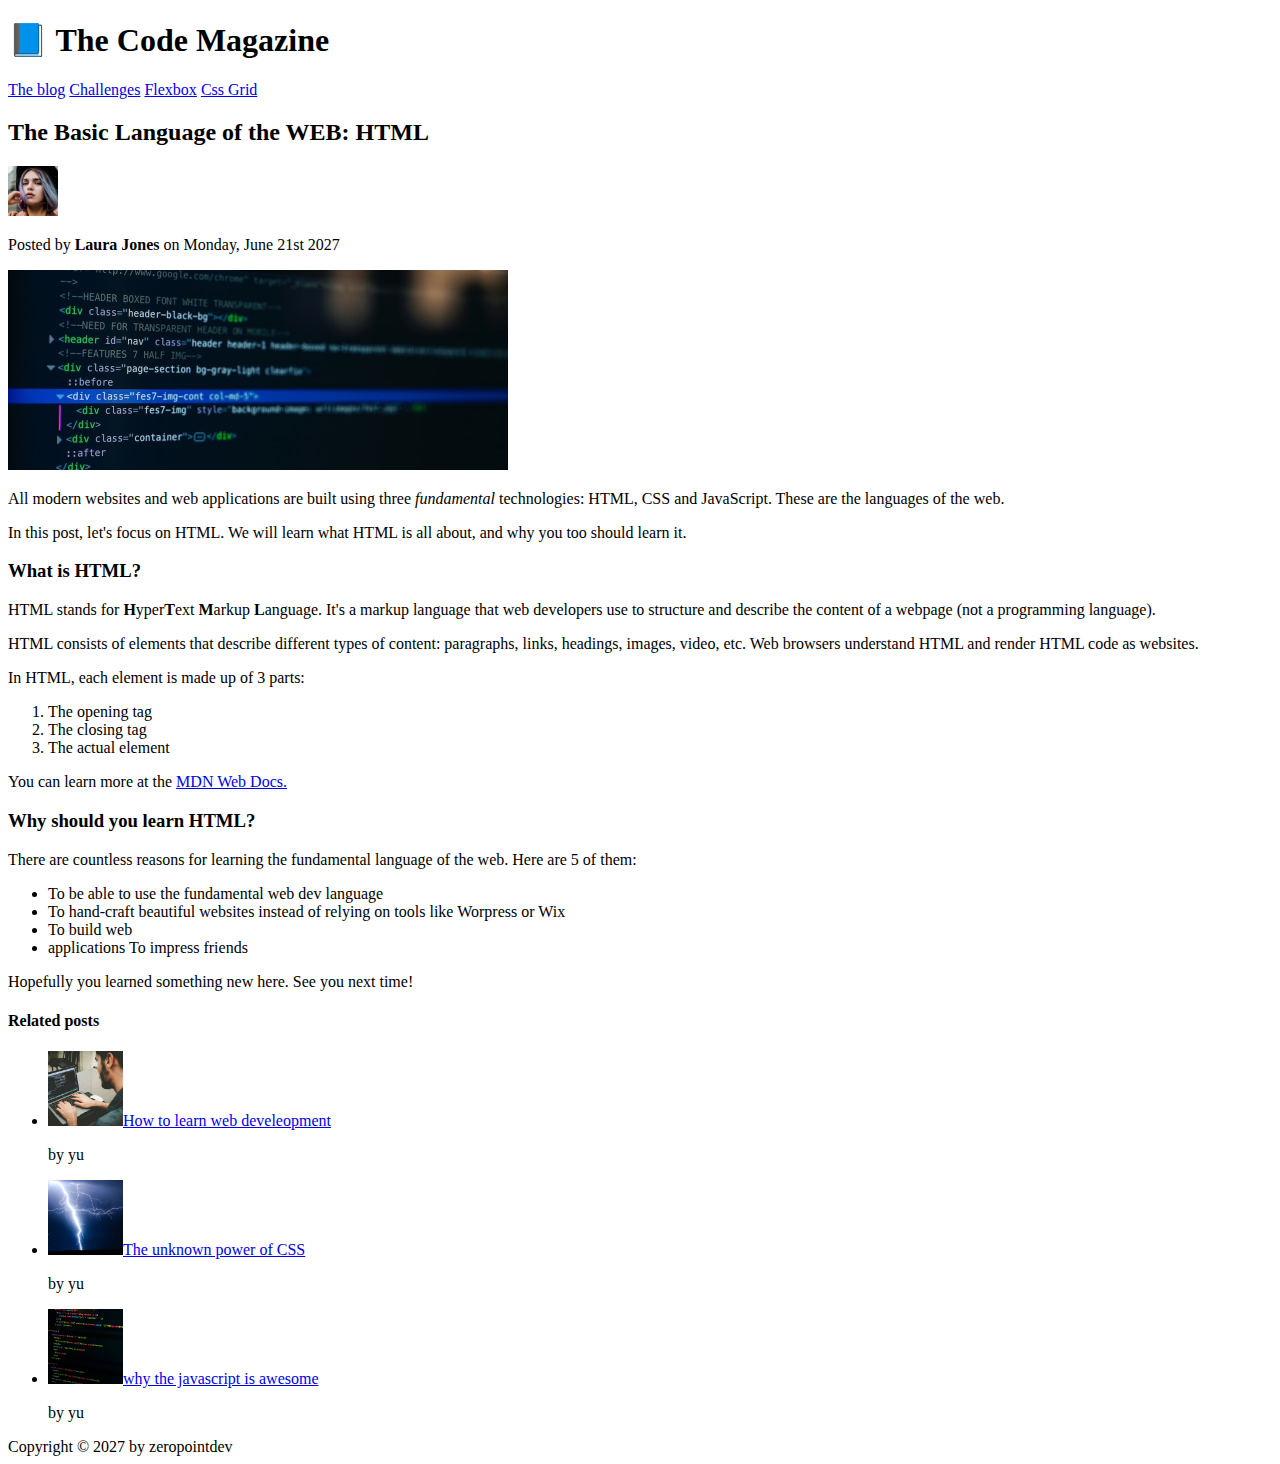
<file: 02-HTML-Fundamentals/index.html>
<!DOCTYPE html>
<html>
  <head>
    <meta charset="UTF-8" />
    <title>The basic language of the web : HTML</title>
  </head>
  <body>
    <!-- header, nav, article, aside, footer are HTML5 elements
    this are related to semantic HTML, it created what the element stands for 
    and also be more readable and help for SEO -->

    <header>
      <h1>📘 The Code Magazine</h1>
      <nav>
        <a href="./blog.html">The blog</a>
        <a href="#">Challenges</a>
        <a href="#">Flexbox</a>
        <a href="#">Css Grid</a>
      </nav>
    </header>
    <article>
      <header>
        <h2>The Basic Language of the WEB: HTML</h2>
        <img src="./images/laura-jones.jpg" width="50" height="50" />
        <p>Posted by <strong>Laura Jones</strong> on Monday, June 21st 2027</p>
        <img src="./images/post-img.jpg" width="500" height="200" />
      </header>
      <p>
        All modern websites and web applications are built using three
        <em>fundamental</em> technologies: HTML, CSS and JavaScript. These are
        the languages of the web.
      </p>

      <p>
        In this post, let's focus on HTML. We will learn what HTML is all about,
        and why you too should learn it.
      </p>

      <h3>What is HTML?</h3>
      <p>
        HTML stands for <strong>H</strong>yper<strong>T</strong>ext
        <strong>M</strong>arkup <strong>L</strong>anguage. It's a markup
        language that web developers use to structure and describe the content
        of a webpage (not a programming language).
      </p>

      <p>
        HTML consists of elements that describe different types of content:
        paragraphs, links, headings, images, video, etc. Web browsers understand
        HTML and render HTML code as websites.
      </p>

      <p>In HTML, each element is made up of 3 parts:</p>
      <ol>
        <li>The opening tag</li>
        <li>The closing tag</li>
        <li>The actual element</li>
      </ol>
      <p>
        You can learn more at the
        <a href="https://developer.mozilla.org/fr/docs/Web/HTML" target="_blank"
          >MDN Web Docs.</a
        >
      </p>

      <h3>Why should you learn HTML?</h3>
      <p>
        There are countless reasons for learning the fundamental language of the
        web. Here are 5 of them:
      </p>
      <ul>
        <li>To be able to use the fundamental web dev language</li>
        <li>
          To hand-craft beautiful websites instead of relying on tools like
          Worpress or Wix
        </li>
        <li>To build web</li>
        <li>applications To impress friends</li>
      </ul>

      <p>Hopefully you learned something new here. See you next time!</p>
    </article>

    <aside>
      <h4>Related posts</h4>
      <ul>
        <li>
          <img src="./images/related-1.jpg" height="75" width="75" /><a href="#"
            >How to learn web develeopment
          </a>
          <p>by yu</p>
        </li>
        <li>
          <img src="./images/related-2.jpg" height="75" width="75" /><a href="#"
            >The unknown power of CSS
          </a>
          <p>by yu</p>
        </li>
        <li>
          <img src="./images/related-3.jpg" height="75" width="75" /><a href="#"
            >why the javascript is awesome
          </a>
          <p>by yu</p>
        </li>
      </ul>
    </aside>
    <footer>Copyright &copy; 2027 by zeropointdev</footer>
  </body>
</html>
</file>
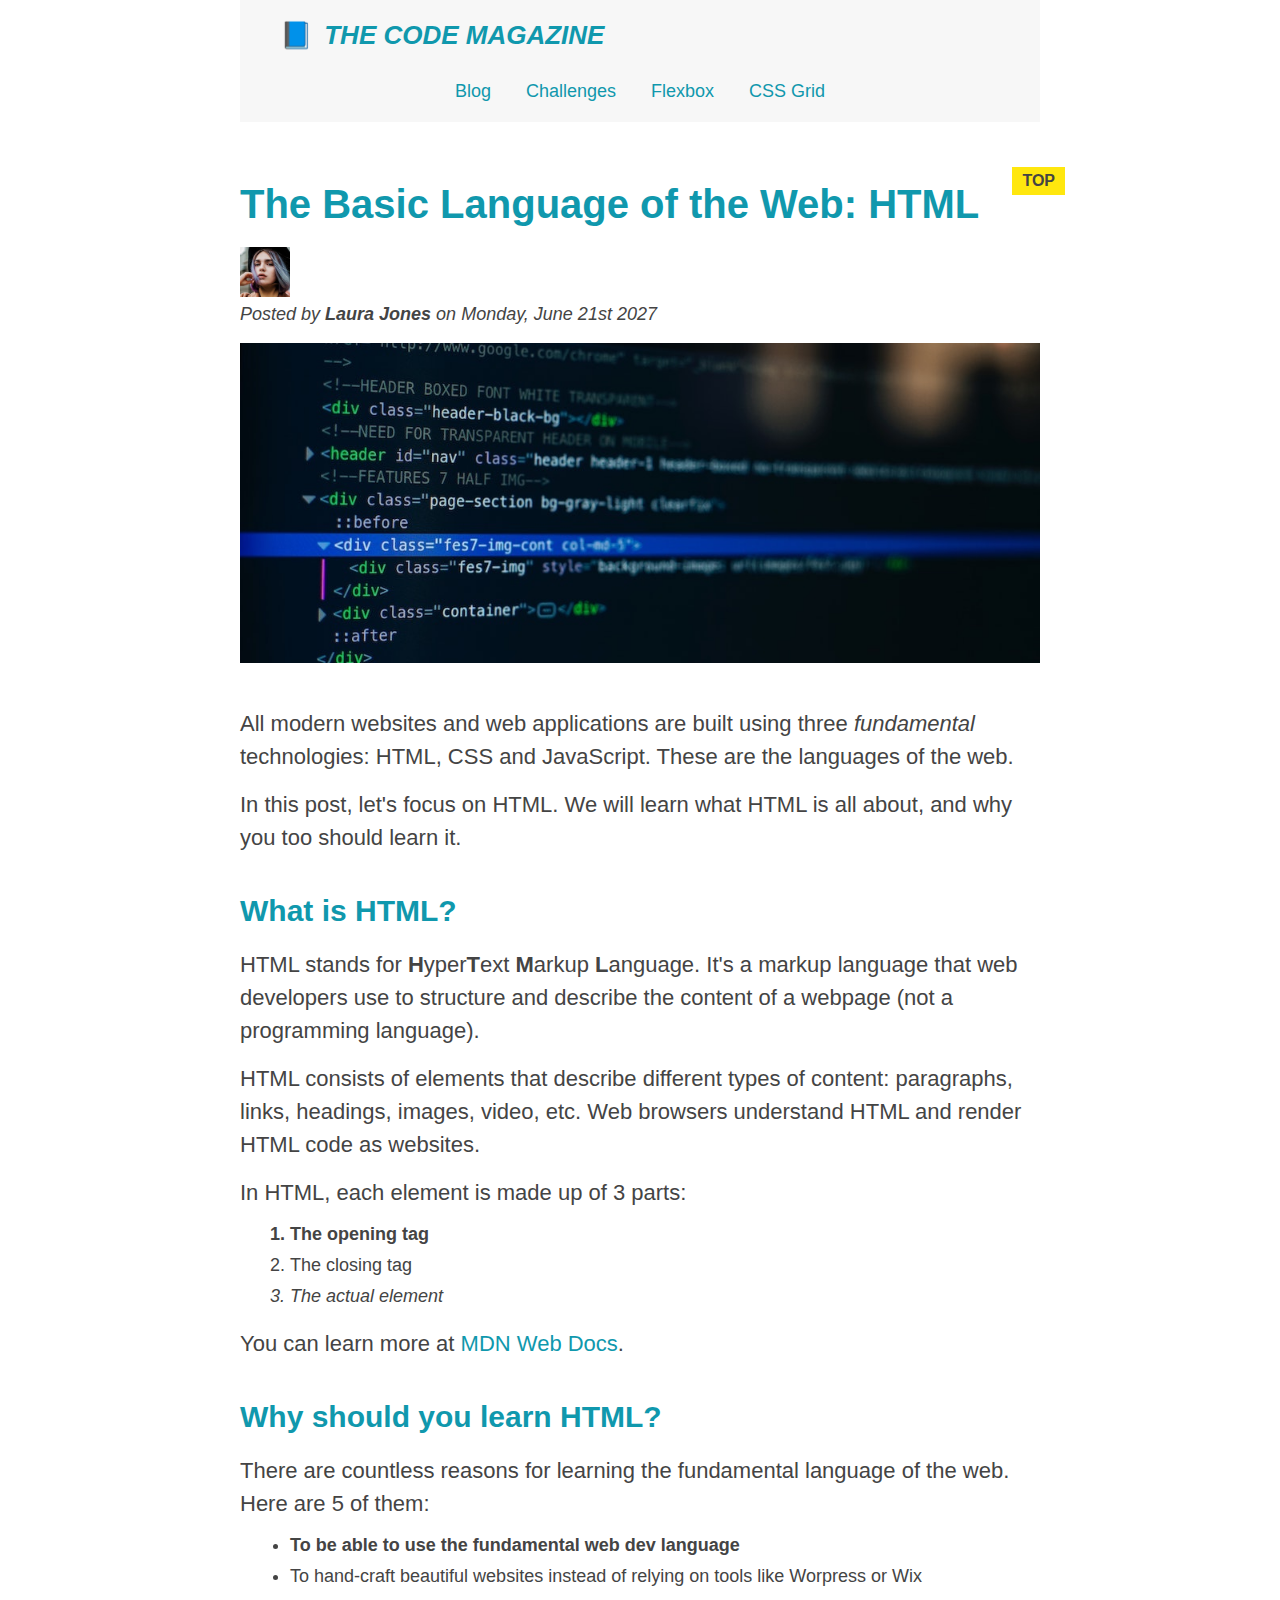
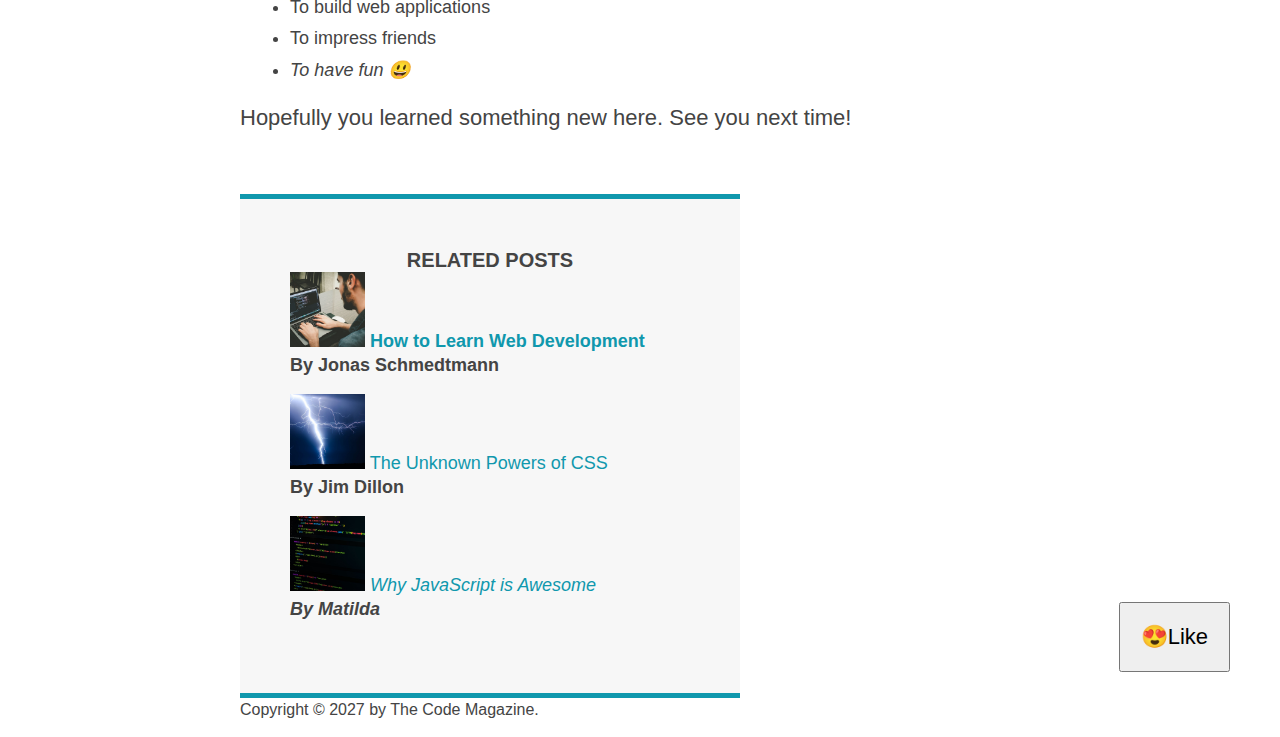
<file: 03-CSS-Fundamentals/index.html>
<!DOCTYPE html>
<html lang="en">
  <head>
    <meta charset="UTF-8" />
    <title>The Basic Language of the Web: HTML</title>
    <link rel="stylesheet" href="./style.css" />
  </head>

  <body>
    <div class="container">
      <header class="main-header">
        <h1>📘 The Code Magazine</h1>

        <nav>
          <a href="blog.html">Blog</a>
          <a href="#">Challenges</a>
          <a href="#">Flexbox</a>
          <a href="#">CSS Grid</a>
        </nav>
      </header>

      <article>
        <header class="post-header">
          <h2>The Basic Language of the Web: HTML</h2>

          <img
            src="img/laura-jones.jpg"
            alt="Headshot of Laura Jones"
            height="50"
            width="50"
          />

          <p id="author">
            Posted by <strong>Laura Jones</strong> on Monday, June 21st 2027
          </p>

          <img
            src="img/post-img.jpg"
            alt="HTML code on a screen"
            width="500"
            height="200"
            class="post-image"
          />
          <button class="like-button">😍Like</button>
        </header>

        <p>
          All modern websites and web applications are built using three
          <em>fundamental</em>
          technologies: HTML, CSS and JavaScript. These are the languages of the
          web.
        </p>

        <p>
          In this post, let's focus on HTML. We will learn what HTML is all
          about, and why you too should learn it.
        </p>

        <h3>What is HTML?</h3>
        <p>
          HTML stands for <strong>H</strong>yper<strong>T</strong>ext
          <strong>M</strong>arkup <strong>L</strong>anguage. It's a markup
          language that web developers use to structure and describe the content
          of a webpage (not a programming language).
        </p>
        <p>
          HTML consists of elements that describe different types of content:
          paragraphs, links, headings, images, video, etc. Web browsers
          understand HTML and render HTML code as websites.
        </p>
        <p>In HTML, each element is made up of 3 parts:</p>

        <ol>
          <li>The opening tag</li>
          <li>The closing tag</li>
          <li>The actual element</li>
        </ol>

        <p>
          You can learn more at
          <a
            href="https://developer.mozilla.org/en-US/docs/Web/HTML"
            target="_blank"
            >MDN Web Docs</a
          >.
        </p>

        <h3>Why should you learn HTML?</h3>

        <p>
          There are countless reasons for learning the fundamental language of
          the web. Here are 5 of them:
        </p>

        <ul>
          <li>To be able to use the fundamental web dev language</li>
          <li>
            To hand-craft beautiful websites instead of relying on tools like
            Worpress or Wix
          </li>
          <li>To build web applications</li>
          <li>To impress friends</li>
          <li>To have fun 😃</li>
        </ul>

        <p>Hopefully you learned something new here. See you next time!</p>
      </article>

      <aside>
        <h4>Related posts</h4>

        <ul class="related">
          <li>
            <img
              src="img/related-1.jpg"
              alt="Person programming"
              width="75"
              width="75"
            />
            <a href="#">How to Learn Web Development</a>
            <p class="related-author">By Jonas Schmedtmann</p>
          </li>
          <li>
            <img
              src="img/related-2.jpg"
              alt="Lightning"
              width="75"
              heigth="75"
            />
            <a href="#">The Unknown Powers of CSS</a>
            <p class="related-author">By Jim Dillon</p>
          </li>
          <li>
            <img
              src="img/related-3.jpg"
              alt="JavaScript code on a screen"
              width="75"
              height="75"
            />
            <a href="#">Why JavaScript is Awesome</a>
            <p class="related-author">By Matilda</p>
          </li>
        </ul>
      </aside>

      <footer>
        <p id="copyright">Copyright &copy; 2027 by The Code Magazine.</p>
      </footer>
    </div>
  </body>
</html>
</file>
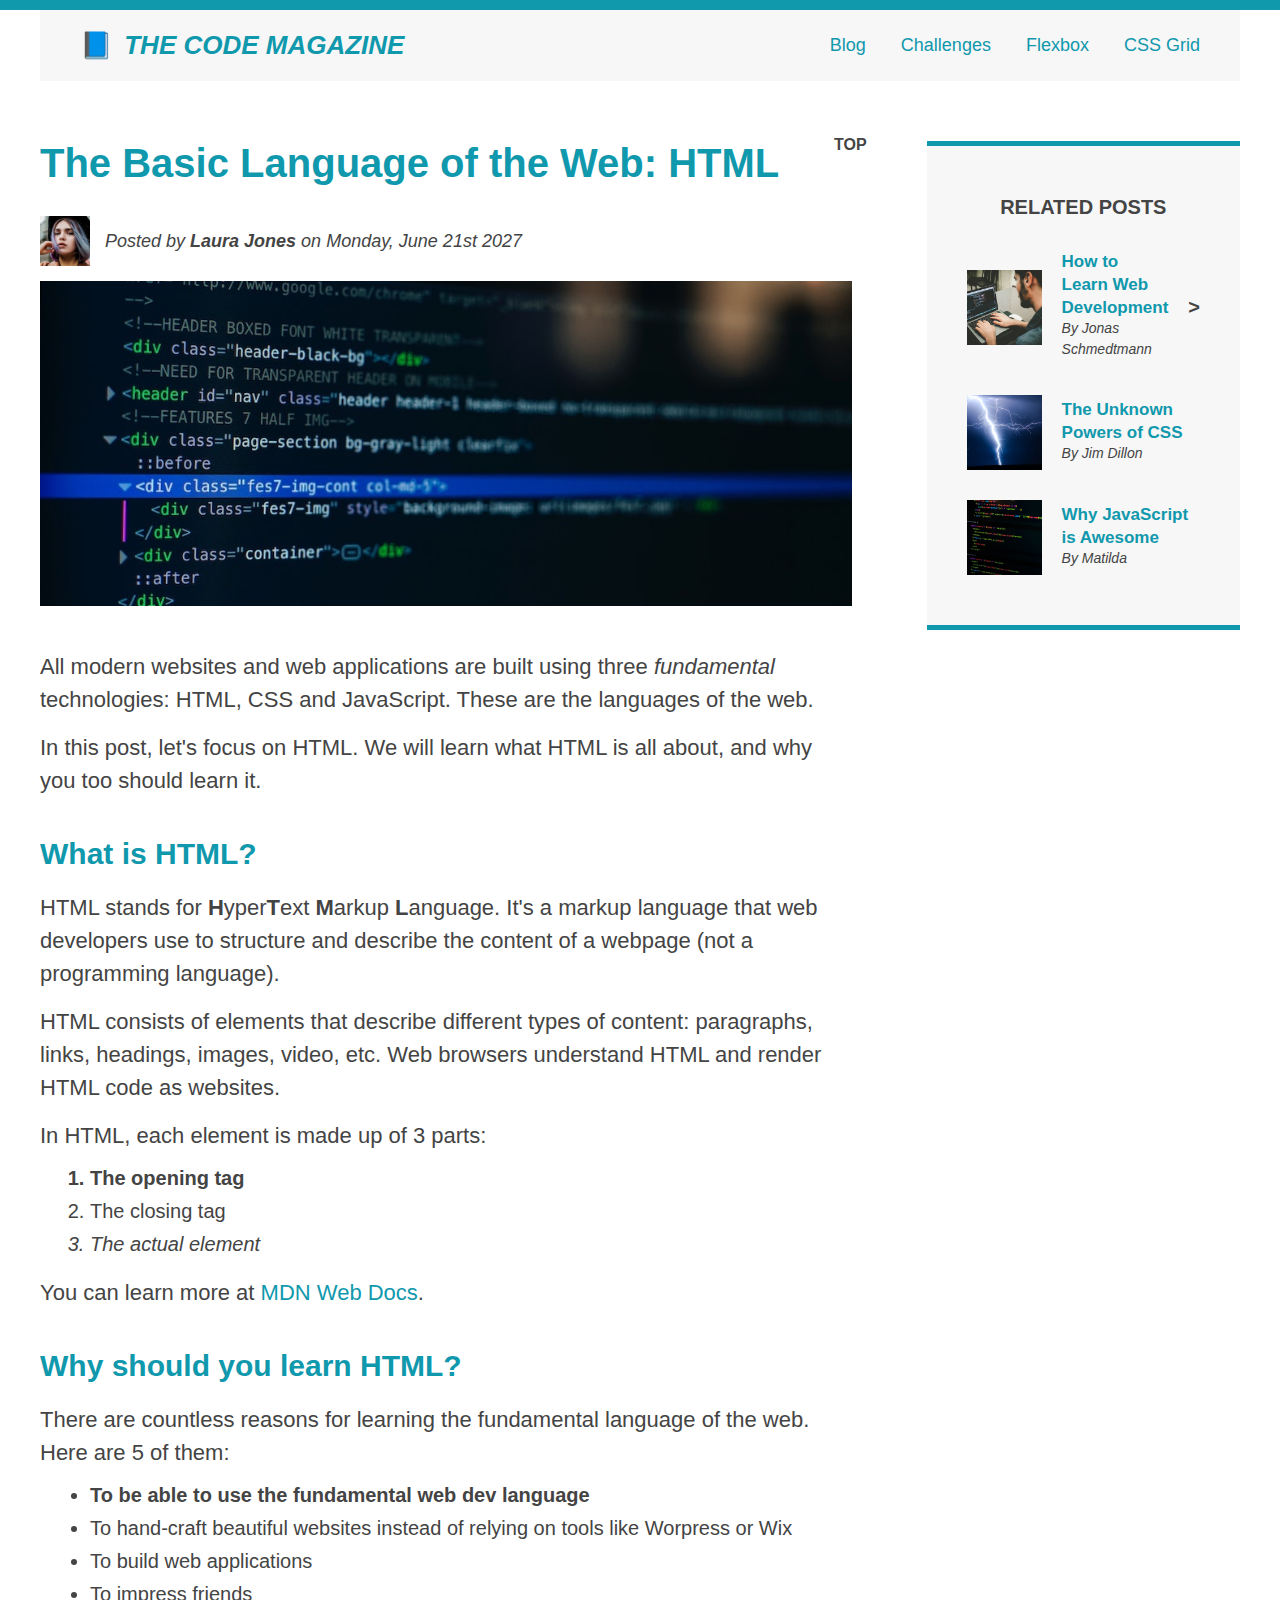
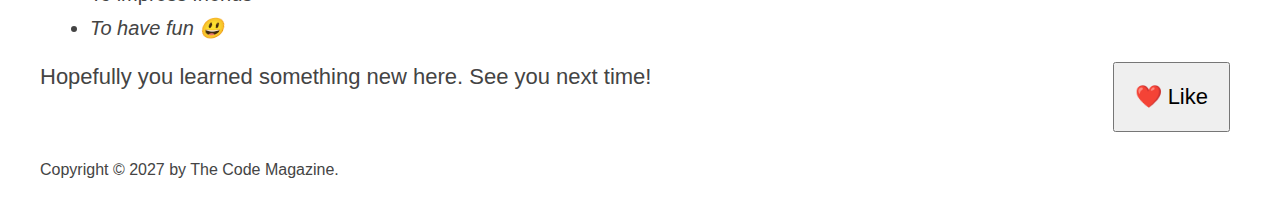
<file: 04-CSS-Layouts/index.html>
<!DOCTYPE html>
<html lang="en">
  <head>
    <meta charset="UTF-8" />
    <link href="style.css" rel="stylesheet" />

    <title>The Basic Language of the Web: HTML</title>
  </head>

  <body>
    <!--
    <h1>The Basic Language of the Web: HTML</h1>
    <h2>The Basic Language of the Web: HTML</h2>
    <h3>The Basic Language of the Web: HTML</h3>
    <h4>The Basic Language of the Web: HTML</h4>
    <h5>The Basic Language of the Web: HTML</h5>
    <h6>The Basic Language of the Web: HTML</h6>
    -->

    <div class="container">
      <header class="main-header clearfix">
        <h1>📘 The Code Magazine</h1>

        <nav>
          <!-- <strong>This is the navigation</strong> -->
          <a href="blog.html">Blog</a>
          <a href="#">Challenges</a>
          <a href="flexbox.html">Flexbox</a>
          <a href="css-grid.html">CSS Grid</a>
        </nav>
      </header>
      <div class="row">
        <article>
          <header class="post-header">
            <h2>The Basic Language of the Web: HTML</h2>
            <div class="author-box">
              <img
                src="img/laura-jones.jpg"
                alt="Headshot of Laura Jones"
                height="50"
                width="50"
                class="author-img"
              />

              <p id="author" class="author">
                Posted by <strong>Laura Jones</strong> on Monday, June 21st 2027
              </p>
            </div>

            <img
              src="img/post-img.jpg"
              alt="HTML code on a screen"
              width="500"
              height="200"
              class="post-img"
            />
            <button>❤️ Like</button>
          </header>

          <p>
            All modern websites and web applications are built using three
            <em>fundamental</em>
            technologies: HTML, CSS and JavaScript. These are the languages of
            the web.
          </p>

          <p>
            In this post, let's focus on HTML. We will learn what HTML is all
            about, and why you too should learn it.
          </p>

          <h3>What is HTML?</h3>
          <p>
            HTML stands for <strong>H</strong>yper<strong>T</strong>ext
            <strong>M</strong>arkup <strong>L</strong>anguage. It's a markup
            language that web developers use to structure and describe the
            content of a webpage (not a programming language).
          </p>
          <p>
            HTML consists of elements that describe different types of content:
            paragraphs, links, headings, images, video, etc. Web browsers
            understand HTML and render HTML code as websites.
          </p>
          <p>In HTML, each element is made up of 3 parts:</p>

          <ol>
            <li class="first-li">The opening tag</li>
            <li>The closing tag</li>
            <li>The actual element</li>
          </ol>

          <p>
            You can learn more at
            <a
              href="https://developer.mozilla.org/en-US/docs/Web/HTML"
              target="_blank"
              >MDN Web Docs</a
            >.
          </p>

          <h3>Why should you learn HTML?</h3>

          <p>
            There are countless reasons for learning the fundamental language of
            the web. Here are 5 of them:
          </p>

          <ul>
            <li class="first-li">
              To be able to use the fundamental web dev language
            </li>
            <li>
              To hand-craft beautiful websites instead of relying on tools like
              Worpress or Wix
            </li>
            <li>To build web applications</li>
            <li>To impress friends</li>
            <li>To have fun 😃</li>
          </ul>

          <p>Hopefully you learned something new here. See you next time!</p>
        </article>

        <aside>
          <h4>Related posts</h4>

          <ul class="related">
            <li class="related-post">
              <img
                src="img/related-1.jpg"
                alt="Person programming"
                width="75"
                height="75"
              />
              <div>
                <a href="#" class="related-link"
                  >How to Learn Web Development</a
                >
                <p class="related-author">By Jonas Schmedtmann</p>
              </div>
              >
            </li>
            <li class="related-post">
              <img
                src="img/related-2.jpg"
                alt="Lightning"
                width="75"
                height="75"
              />
              <div>
                <a href="#" class="related-link">The Unknown Powers of CSS</a>
                <p class="related-author">By Jim Dillon</p>
              </div>
            </li>
            <li class="related-post">
              <img
                src="img/related-3.jpg"
                alt="JavaScript code on a screen"
                width="75"
                height="75"
              />
              <div>
                <a href="#" class="related-link">Why JavaScript is Awesome</a>
                <p class="related-author">By Matilda</p>
              </div>
            </li>
          </ul>
        </aside>
      </div>
      <footer>
        <p id="copyright" class="copyright text">
          Copyright &copy; 2027 by The Code Magazine.
        </p>
      </footer>
    </div>
  </body>
</html>
</file>
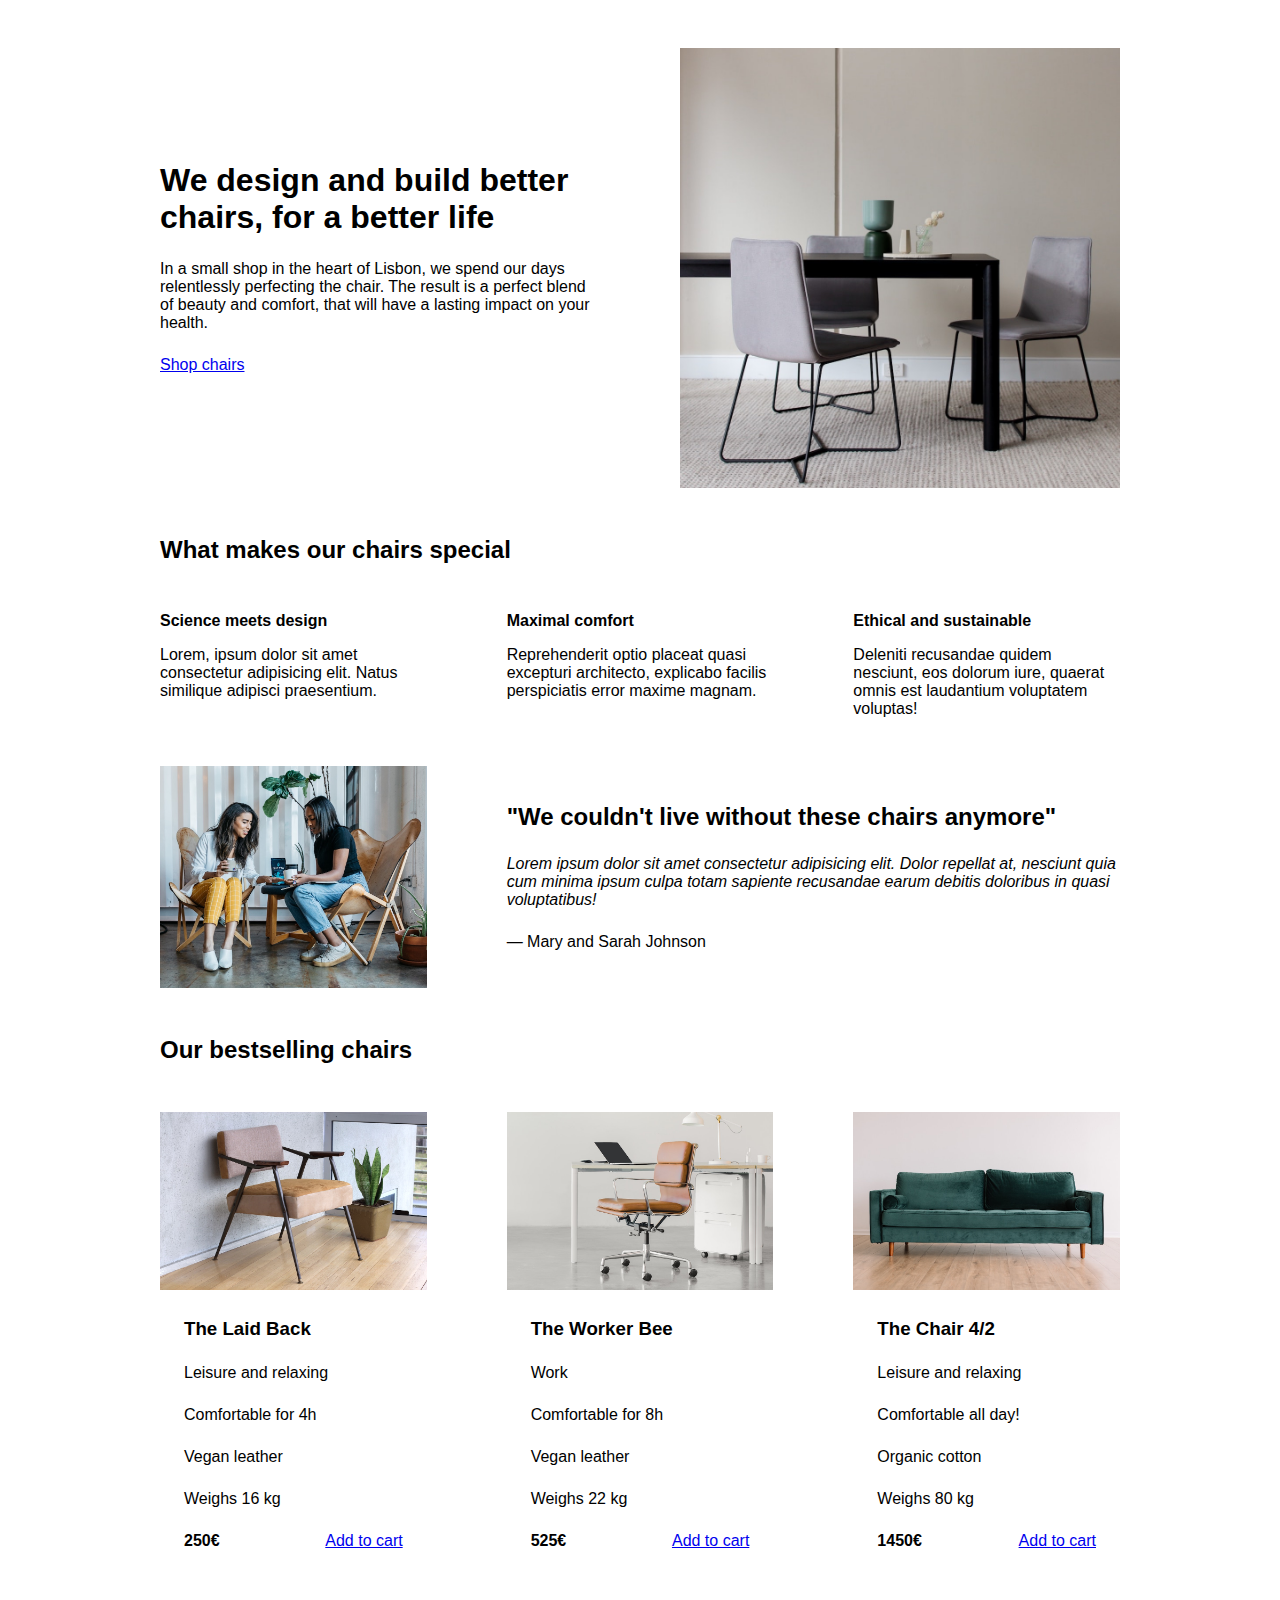
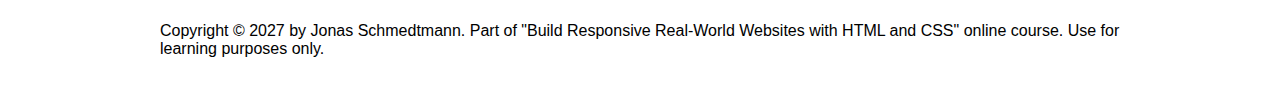
<file: 05-Design/index.html>
<!DOCTYPE html>
<html lang="en">
  <head>
    <meta charset="UTF-8" />
    <meta http-equiv="X-UA-Compatible" content="IE=edge" />
    <meta name="viewport" content="width=device-width, initial-scale=1.0" />

    <link rel="stylesheet" href="style.css" />
    <title>Lisbon Chair Shop</title>
  </head>
  <body>
    <div class="container">
      <header>
        <div class="header-text-box">
          <h1>We design and build better chairs, for a better life</h1>
          <p class="header-text">
            In a small shop in the heart of Lisbon, we spend our days
            relentlessly perfecting the chair. The result is a perfect blend of
            beauty and comfort, that will have a lasting impact on your health.
          </p>
          <a class="btn btn--big" href="#">Shop chairs</a>
        </div>
        <img src="hero.jpg" alt="Photo" />
      </header>

      <section>
        <h2>What makes our chairs special</h2>
        <div class="grid-3-cols">
          <div>
            <p class="features-title"><strong>Science meets design</strong></p>
            <p class="features-text">
              Lorem, ipsum dolor sit amet consectetur adipisicing elit. Natus
              similique adipisci praesentium.
            </p>
          </div>

          <div>
            <p class="features-title">
              <strong>Maximal comfort</strong>
            </p>
            <p class="features-text">
              Reprehenderit optio placeat quasi excepturi architecto, explicabo
              facilis perspiciatis error maxime magnam.
            </p>
          </div>

          <div>
            <p class="features-title">
              <strong>Ethical and sustainable</strong>
            </p>
            <p class="features-text">
              Deleniti recusandae quidem nesciunt, eos dolorum iure, quaerat
              omnis est laudantium voluptatem voluptas!
            </p>
          </div>
        </div>
      </section>

      <section class="testimonial-section">
        <div class="grid-3-cols">
          <img src="customers.jpg" alt="People sitting on chairs" />
          <div class="testimonial-box">
            <h2>"We couldn't live without these chairs anymore"</h2>
            <blockquote class="testimonial-text">
              Lorem ipsum dolor sit amet consectetur adipisicing elit. Dolor
              repellat at, nesciunt quia cum minima ipsum culpa totam sapiente
              recusandae earum debitis doloribus in quasi voluptatibus!
            </blockquote>
            <p class="testimonial-author">&mdash; Mary and Sarah Johnson</p>
          </div>
        </div>
      </section>

      <section>
        <h2>Our bestselling chairs</h2>
        <div class="grid-3-cols">
          <figure class="chair">
            <img src="chair-1.jpg" alt="Chair" />
            <div class="chair-box">
              <h3>The Laid Back</h3>
              <ul class="chair-details">
                <li>
                  <!-- Span is a generic INLINE text element, it doesn't have any meaning. It's like a div element, but inline -->
                  <span>Leisure and relaxing</span>
                </li>
                <li>
                  <span>Comfortable for 4h</span>
                </li>
                <li>
                  <span>Vegan leather</span>
                </li>
                <li>
                  <span>Weighs 16 kg</span>
                </li>
              </ul>
              <div class="chair-price">
                <strong>250€</strong>
                <a href="#" class="btn btn--small">Add to cart</a>
              </div>
            </div>
          </figure>

          <figure class="chair">
            <img src="chair-2.jpg" alt="Chair" />
            <div class="chair-box">
              <h3>The Worker Bee</h3>
              <ul class="chair-details">
                <li>
                  <span>Work</span>
                </li>
                <li>
                  <span>Comfortable for 8h</span>
                </li>
                <li>
                  <span>Vegan leather</span>
                </li>
                <li>
                  <span>Weighs 22 kg</span>
                </li>
              </ul>
              <div class="chair-price">
                <strong>525€</strong>
                <a href="#" class="btn btn--small">Add to cart</a>
              </div>
            </div>
          </figure>

          <figure class="chair">
            <img src="chair-3.jpg" alt="Chair" />
            <div class="chair-box">
              <h3>The Chair 4/2</h3>
              <ul class="chair-details">
                <li>
                  <span>Leisure and relaxing</span>
                </li>
                <li>
                  <span>Comfortable all day!</span>
                </li>
                <li>
                  <span>Organic cotton</span>
                </li>
                <li>
                  <span>Weighs 80 kg</span>
                </li>
              </ul>
              <div class="chair-price">
                <strong>1450€</strong>
                <a href="#" class="btn btn--small">Add to cart</a>
              </div>
            </div>
          </figure>
        </div>
      </section>

      <footer>
        Copyright &copy; 2027 by Jonas Schmedtmann. Part of "Build Responsive
        Real-World Websites with HTML and CSS" online course. Use for learning
        purposes only.
      </footer>
    </div>
  </body>
</html>
</file>
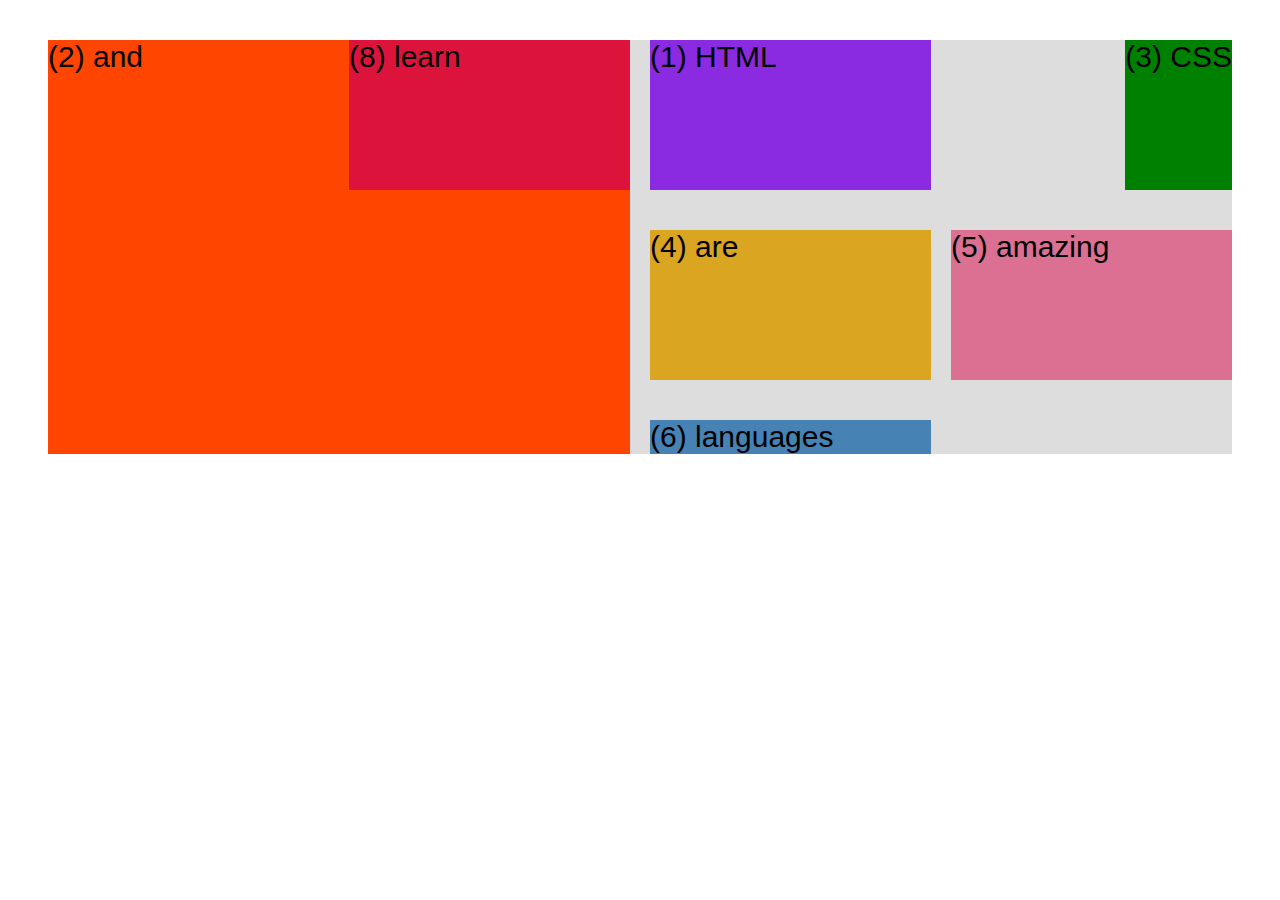
<file: 04-CSS-Layouts/css-grid.html>
<!DOCTYPE html>
<html lang="en">
  <head>
    <meta charset="UTF-8" />
    <meta http-equiv="X-UA-Compatible" content="IE=edge" />
    <meta name="viewport" content="width=device-width, initial-scale=1.0" />
    <title>CSS Grid</title>
    <style>
      .el--1 {
        background-color: blueviolet;
      }
      .el--2 {
        background-color: orangered;
      }
      .el--3 {
        background-color: green;
        height: 150px;
      }
      .el--4 {
        background-color: goldenrod;
      }
      .el--5 {
        background-color: palevioletred;
      }
      .el--6 {
        background-color: steelblue;
      }
      .el--7 {
        background-color: yellow;
      }
      .el--8 {
        background-color: crimson;
      }

      .container--1 {
        /* STARTER */
        font-family: sans-serif;
        background-color: #ddd;
        font-size: 30px;
        margin: 40px;

        /* CSS GRID */
        display: grid;
        /* grid-template-columns: 250px 250px 1fr 1fr; */
        /* grid-template-columns: 1fr 1fr 1fr 1fr; raction */
        grid-template-columns: repeat(4, 1fr);

        /* grid-template-rows: 300px 200px; */
        grid-template-rows: 1fr 1fr;
        /* height: 600px; */
        /* gap: 30px;  column & row */
        column-gap: 20px;
        row-gap: 40px;
      }
      /* PLACE manually a grid will place the 8th at 2nd position and 2nd on 1st 2nd row position */
      .el--8 {
        grid-column: 2 / 3; /*start at 2 and end at 3*/
        grid-row: 1 / 2;
      }
      .el--2 {
        /* grid-column: 1 / 2; */
        /* grid-column: 1 / span 2; */
        grid-column: 1 / -3;
        grid-row: 1 / 4;
      }
      .container--2 {
        /* STARTER */
        font-family: sans-serif;
        background-color: rgb(97, 35, 35);
        font-size: 40px;
        margin: 100px;

        width: 1000px;
        height: 600px;
        display: none;
        /* CSS GRID */
        display: grid;
        grid-template-columns: 125px 200px 125px;
        grid-template-rows: 250px 100px;
        /* Aligning tracks inside container (distribute empty space) */
        justify-content: center;
        /* justify-content: space-between; */
        align-content: center;
        gap: 50px;

        /* Aligning items inside cells */
        align-items: center;
        justify-items: center;

        display: none;
      }

      .el--3 {
        /*change a single element position*/
        align-self: end;
        justify-self: end;
      }
    </style>
  </head>
  <body>
    <div class="container--1">
      <div class="el el--1">(1) HTML</div>
      <div class="el el--2">(2) and</div>
      <div class="el el--3">(3) CSS</div>
      <div class="el el--4">(4) are</div>
      <div class="el el--5">(5) amazing</div>
      <div class="el el--6">(6) languages</div>
      <!-- <div class="el el--7">(7) to</div> -->
      <div class="el el--8">(8) learn</div>
    </div>

    <div class="container--2">
      <div class="el el--1">(1)</div>
      <div class="el el--3">(3)</div>
      <div class="el el--4">(4)</div>
      <div class="el el--5">(5)</div>
      <div class="el el--6">(6)</div>
      <div class="el el--7">(7)</div>
    </div>
  </body>
</html>
</file>
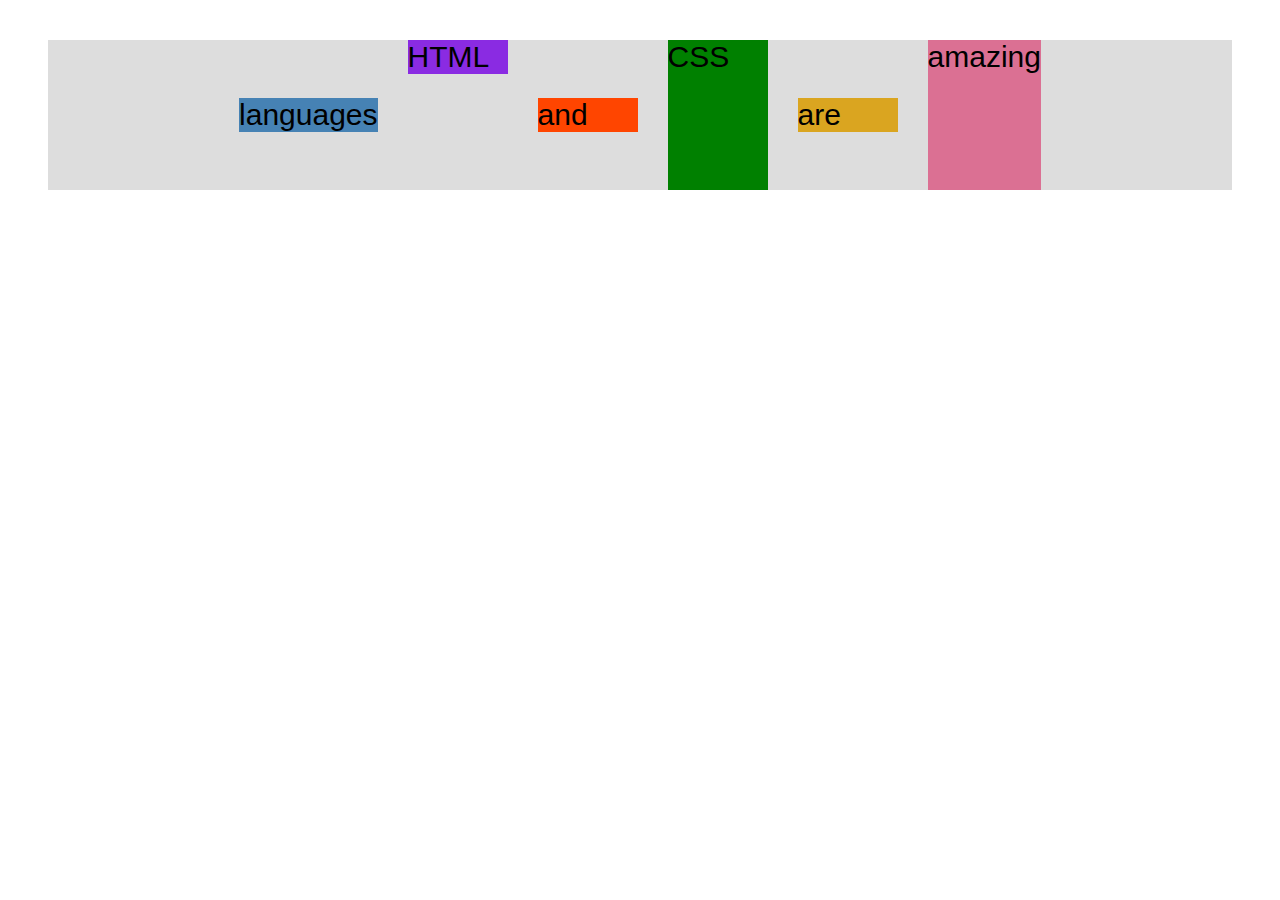
<file: 04-CSS-Layouts/flexbox.html>
<!DOCTYPE html>
<html lang="en">
  <head>
    <meta charset="UTF-8" />
    <meta http-equiv="X-UA-Compatible" content="IE=edge" />
    <meta name="viewport" content="width=device-width, initial-scale=1.0" />
    <title>Flexbox</title>
    <style>
      .el--1 {
        background-color: blueviolet;
      }
      .el--2 {
        background-color: orangered;
      }
      .el--3 {
        background-color: green;
        height: 150px;
      }
      .el--4 {
        background-color: goldenrod;
      }
      .el--5 {
        background-color: palevioletred;
      }
      .el--6 {
        background-color: steelblue;
      }
      .el--7 {
        background-color: yellow;
      }
      .el--8 {
        background-color: crimson;
      }

      .container {
        /* STARTER */
        font-family: sans-serif;
        background-color: #ddd;
        font-size: 30px;
        margin: 40px;
        /* FLEXBOX */
        display: flex;
        align-items: center;
        justify-content: center;
        gap: 30px;
      }
      .el {
        /*Default 
        flex-grow: 0;
        flex-shrink: 1;
        flex-basis: auto; */
        flex-basis: 100px;
      }
      .el--1 {
        align-self: flex-start;
      }
      .el--5 {
        align-self: stretch;
        /* order: 1; */
      }

      .el--6 {
        order: -1;
      }
    </style>
  </head>
  <body>
    <div class="container">
      <div class="el el--1">HTML</div>
      <div class="el el--2">and</div>
      <div class="el el--3">CSS</div>
      <div class="el el--4">are</div>
      <div class="el el--5">amazing</div>
      <div class="el el--6">languages</div>
      <!-- <div class="el el--7">to</div>
      <div class="el el--8">learn</div> -->
    </div>
  </body>
</html>
</file>
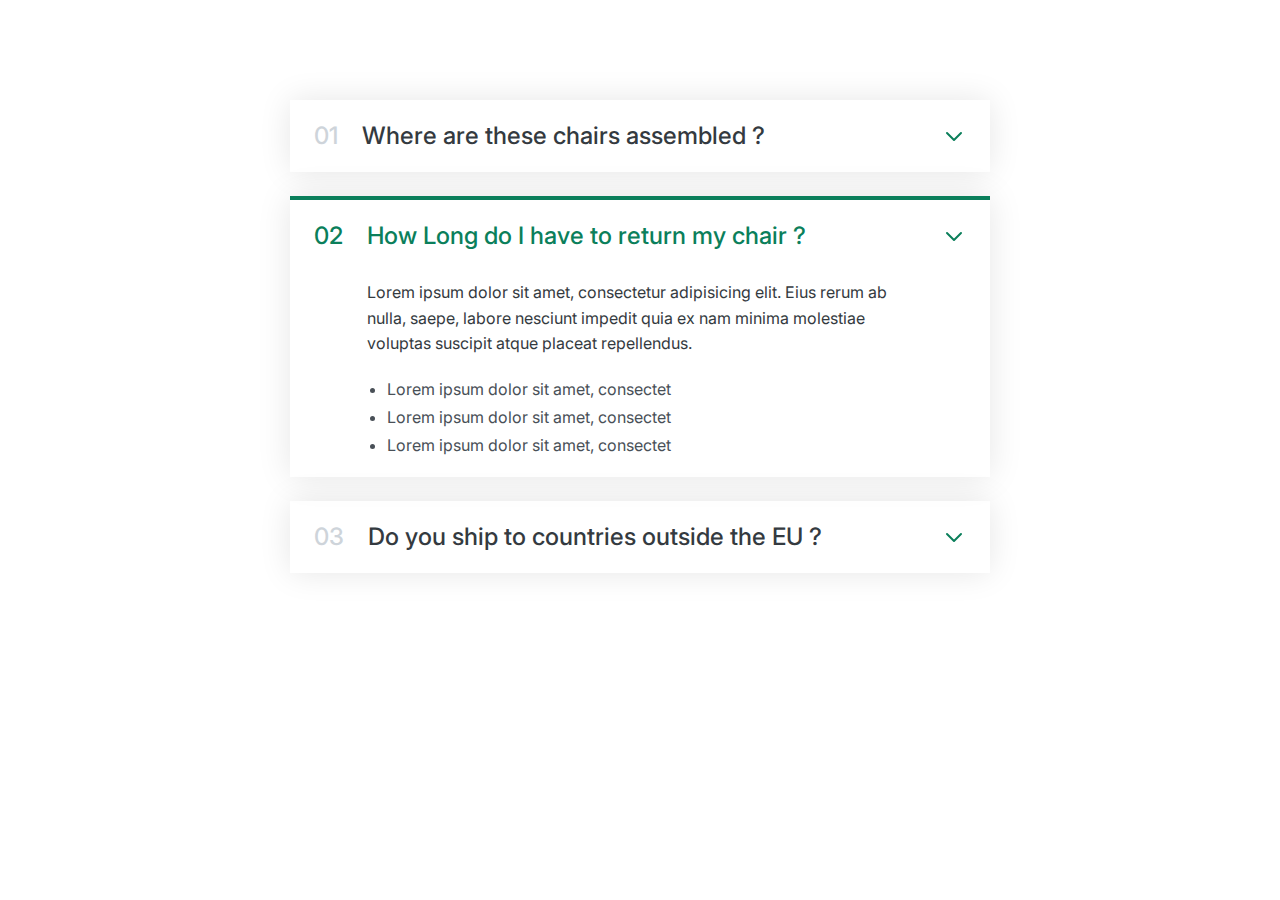
<file: 06-Components/01Accordion.html>
<!DOCTYPE html>
<html lang="en">
  <head>
    <meta charset="UTF-8" />
    <meta http-equiv="X-UA-Compatible" content="IE=edge" />
    <meta name="viewport" content="width=device-width, initial-scale=1.0" />
    <title>Accordion</title>
    <link rel="preconnect" href="https://fonts.googleapis.com" />
    <link rel="preconnect" href="https://fonts.gstatic.com" crossorigin />
    <link
      href="https://fonts.googleapis.com/css2?family=Inter:wght@400;500;600&family=PT+Serif&display=swap"
      rel="stylesheet"
    />
    <style>
      * {
        margin: 0;
        padding: 0;
        box-sizing: border-box;
      }
      /* ** 
      General style
      */
      body {
        font-family: "Inter", sans-serif;
        color: #343a40;
        line-height: 1;
        /* border-bottom: 8px solid rgb(255, 255, 255); */
      }
      .accordion {
        width: 700px;
        margin: 100px auto;
        display: flex;
        flex-direction: column;
        gap: 24px;
        /* background-color: rgb(150, 55, 55); */
      }
      .number,
      .text {
        font-size: 24px;
        font-weight: 500;
        /* color: #0b7f5b; */
      }
      .number {
        color: #ced4da;
      }
      .item {
        box-shadow: 0 0px 32px rgba(0, 0, 0, 0.1);
        padding: 24px;

        display: grid;
        grid-template-columns: auto 1fr auto;
        column-gap: 24px;
        row-gap: 32px;
        align-items: center;
      }
      .icon {
        width: 24px;
        height: 24px;
        color: #0b7f5b;
      }
      .hidden-box {
        grid-column: 2;
        display: none;
      }
      .hidden-box p {
        line-height: 1.6;
        margin-bottom: 24px;
      }
      .hidden-box ul {
        margin-left: 20px;
        color: #495057;
        display: flex;
        flex-direction: column;
        gap: 12px;
      }
      /* OPEN STATE */
      .open {
        border-top: 4px solid #0b7f5b;
      }
      .open .hidden-box {
        display: block;
      }
      .open .number,
      .open .text {
        color: #0b7f5b;
      }
    </style>
  </head>
  <body>
    <div class="accordion">
      <div class="item">
        <p class="number">01</p>
        <p class="text">Where are these chairs assembled ?</p>
        <svg
          xmlns="http://www.w3.org/2000/svg"
          class="icon"
          fill="none"
          viewBox="0 0 24 24"
          stroke="currentColor"
        >
          <path
            stroke-linecap="round"
            stroke-linejoin="round"
            stroke-width="2"
            d="M19 9l-7 7-7-7"
          />
        </svg>
        <div class="hidden-box">
          <p>
            Lorem ipsum dolor sit amet, consectetur adipisicing elit. Eius rerum
            ab nulla, saepe, labore nesciunt impedit quia ex nam minima
            molestiae voluptas suscipit atque placeat repellendus.
          </p>
          <ul>
            <li>Lorem ipsum dolor sit amet, consectet</li>
            <li>Lorem ipsum dolor sit amet, consectet</li>
            <li>Lorem ipsum dolor sit amet, consectet</li>
          </ul>
        </div>
      </div>
      <div class="item open">
        <p class="number">02</p>
        <p class="text">How Long do I have to return my chair ?</p>
        <svg
          xmlns="http://www.w3.org/2000/svg"
          class="icon"
          fill="none"
          viewBox="0 0 24 24"
          stroke="currentColor"
        >
          <path
            stroke-linecap="round"
            stroke-linejoin="round"
            stroke-width="2"
            d="M19 9l-7 7-7-7"
          />
        </svg>
        <div class="hidden-box">
          <p>
            Lorem ipsum dolor sit amet, consectetur adipisicing elit. Eius rerum
            ab nulla, saepe, labore nesciunt impedit quia ex nam minima
            molestiae voluptas suscipit atque placeat repellendus.
          </p>
          <ul>
            <li>Lorem ipsum dolor sit amet, consectet</li>
            <li>Lorem ipsum dolor sit amet, consectet</li>
            <li>Lorem ipsum dolor sit amet, consectet</li>
          </ul>
        </div>
      </div>
      <div class="item">
        <p class="number">03</p>
        <p class="text">Do you ship to countries outside the EU ?</p>
        <svg
          xmlns="http://www.w3.org/2000/svg"
          class="icon"
          fill="none"
          viewBox="0 0 24 24"
          stroke="currentColor"
        >
          <path
            stroke-linecap="round"
            stroke-linejoin="round"
            stroke-width="2"
            d="M19 9l-7 7-7-7"
          />
        </svg>
        <div class="hidden-box">
          <p>
            Lorem ipsum dolor sit amet, consectetur adipisicing elit. Eius rerum
            ab nulla, saepe, labore nesciunt impedit quia ex nam minima
            molestiae voluptas suscipit atque placeat repellendus.
          </p>
          <ul>
            <li>Lorem ipsum dolor sit amet, consectet</li>
            <li>Lorem ipsum dolor sit amet, consectet</li>
            <li>Lorem ipsum dolor sit amet, consectet</li>
          </ul>
        </div>
      </div>
    </div>
  </body>
</html>
</file>
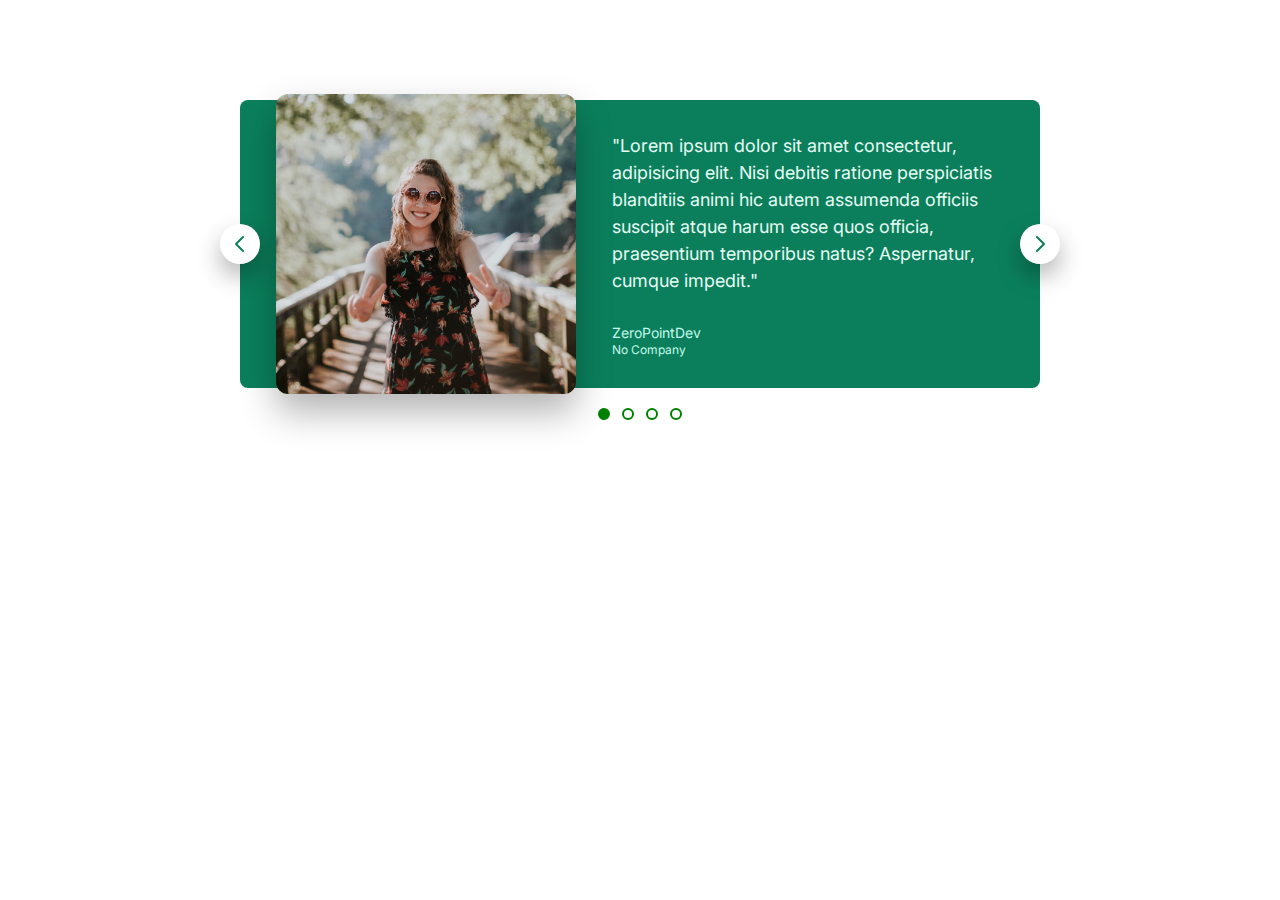
<file: 06-Components/02Carousel.html>
<!DOCTYPE html>
<html lang="en">
  <head>
    <meta charset="UTF-8" />
    <meta http-equiv="X-UA-Compatible" content="IE=edge" />
    <meta name="viewport" content="width=device-width, initial-scale=1.0" />
    <title>Carousel</title>
    <link rel="preconnect" href="https://fonts.googleapis.com" />
    <link rel="preconnect" href="https://fonts.gstatic.com" crossorigin />
    <link
      href="https://fonts.googleapis.com/css2?family=Inter:wght@400;500;600&family=PT+Serif&display=swap"
      rel="stylesheet"
    />
    <style>
      * {
        margin: 0;
        padding: 0;
        box-sizing: border-box;
      }
      /* ** 
      General style
      */
      body {
        font-family: "Inter", sans-serif;
        color: #343a40;
        line-height: 1;
        /* border-bottom: 8px solid rgb(255, 255, 255); */
      }
      img {
        height: 200px;
        border-radius: 8px;
        transform: scale(1.5);
        box-shadow: 0 12px 24px rgba(0, 0, 0, 0.3);
      }
      .carousel {
        width: 800px;
        margin: 100px auto;
        background-color: #0b7f5b;
        padding: 32px 48px 32px 86px;
        /* padding-left: 86px;
        padding-right: 48px;*/
        border-radius: 8px;
        position: relative;
        display: flex;
        align-items: center;
        gap: 86px;
      }

      .testimonial {
      }
      .testimonial-text {
        font-size: 18px;
        line-height: 1.5;
        margin-bottom: 32px;
        color: #e6fcf5;
      }
      .testimonial-author {
        font-size: 14px;
        margin-bottom: 4px;

        color: #c3faeb;
      }
      .testimonial-job {
        font-size: 12px;
        color: #c3faeb;
      }
      /* CONTROLS */
      .btn {
        background-color: #fff;
        border: none;
        height: 40px;
        width: 40px;
        border-radius: 50%;
        position: absolute;

        display: flex;
        align-items: center;
        justify-content: center;
        box-shadow: 0 12px 24px rgba(0, 0, 0, 0.3);
        cursor: pointer;
      }
      .btn--left {
        /* In relation to parent element  */
        left: 0;
        top: 50%;
        /* In relation to it self */
        transform: translate(-50%, -50%);
      }
      .btn--right {
        right: 0;
        top: 50%;

        transform: translate(50%, -50%);
      }
      .btn-icon {
        height: 24px;
        width: 24px;
        stroke: #0b7f5b;
      }
      .dots {
        position: absolute;
        left: 50%;
        bottom: 0%;
        transform: translate(-50%, 32px);

        display: flex;
        gap: 12px;
      }
      .dot {
        height: 12px;
        width: 12px;
        background-color: #fff;
        border: 2px solid green;
        border-radius: 50%;
        cursor: pointer;
      }
      .dot--fill {
        background-color: green;
      }
    </style>
  </head>
  <body>
    <div class="carousel">
      <img src="maria.jpg" alt="Maria del Almeda" />
      <blockquote class="testimonial">
        <p class="testimonial-text">
          "Lorem ipsum dolor sit amet consectetur, adipisicing elit. Nisi
          debitis ratione perspiciatis blanditiis animi hic autem assumenda
          officiis suscipit atque harum esse quos officia, praesentium
          temporibus natus? Aspernatur, cumque impedit."
        </p>
        <p class="testimonial-author">ZeroPointDev</p>
        <p class="testimonial-job">No Company</p>
      </blockquote>

      <button class="btn btn--left">
        <svg
          xmlns="http://www.w3.org/2000/svg"
          class="btn-icon"
          fill="none"
          viewBox="0 0 24 24"
          stroke="currentColor"
        >
          <path
            stroke-linecap="round"
            stroke-linejoin="round"
            stroke-width="2"
            d="M15 19l-7-7 7-7"
          />
        </svg>
      </button>
      <button class="btn btn--right">
        <svg
          xmlns="http://www.w3.org/2000/svg"
          class="btn-icon"
          fill="none"
          viewBox="0 0 24 24"
          stroke="currentColor"
        >
          <path
            stroke-linecap="round"
            stroke-linejoin="round"
            stroke-width="2"
            d="M9 5l7 7-7 7"
          />
        </svg>
      </button>
      <div class="dots">
        <button class="dot dot--fill">&nbsp</button>
        <button class="dot">&nbsp</button>
        <button class="dot">&nbsp</button>
        <button class="dot">&nbsp</button>
      </div>
    </div>
  </body>
</html>
</file>
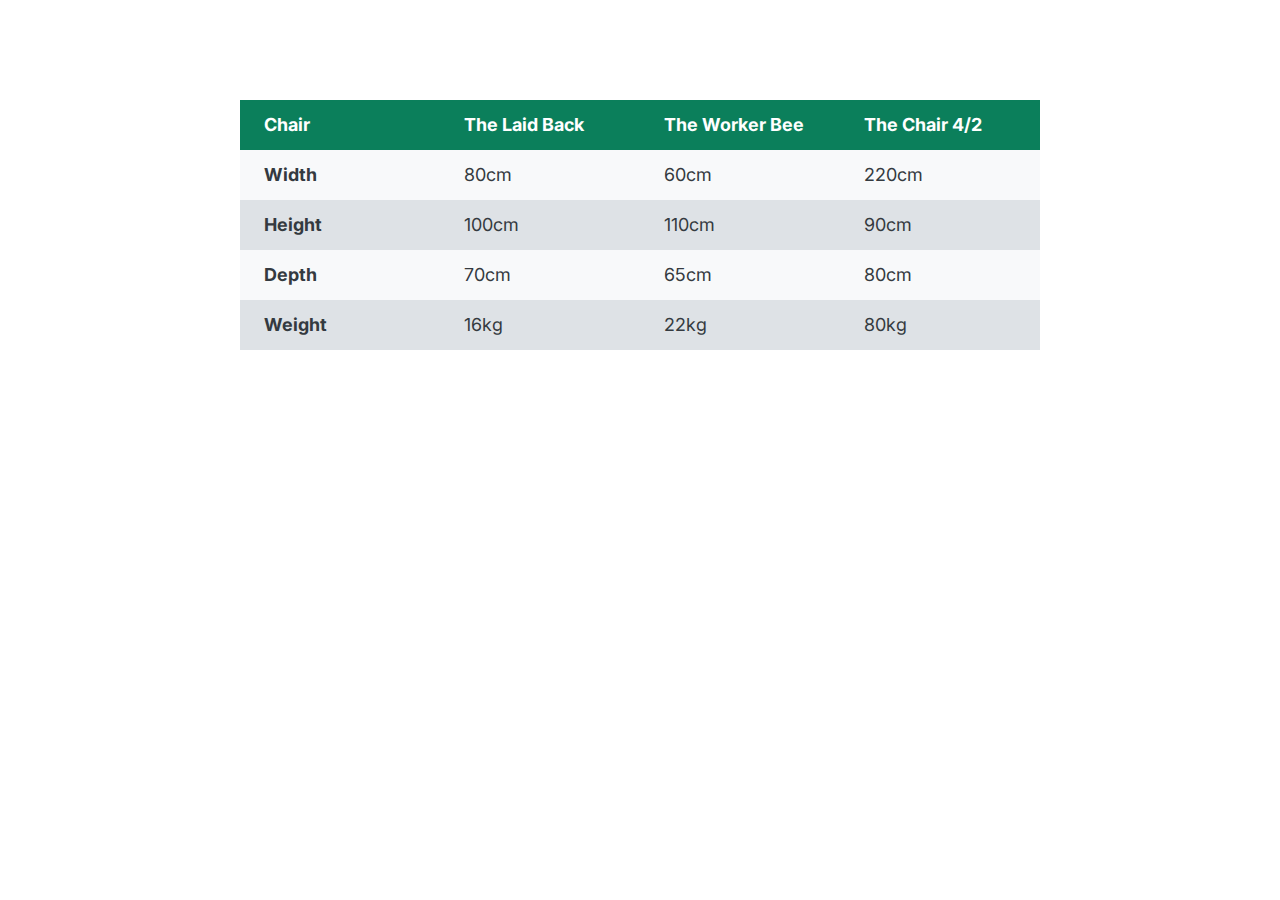
<file: 06-Components/03Table.html>
<!DOCTYPE html>
<html lang="en">
  <head>
    <meta charset="UTF-8" />
    <meta http-equiv="X-UA-Compatible" content="IE=edge" />
    <meta name="viewport" content="width=device-width, initial-scale=1.0" />
    <title>Table</title>
    <link rel="preconnect" href="https://fonts.googleapis.com" />
    <link rel="preconnect" href="https://fonts.gstatic.com" crossorigin />
    <link
      href="https://fonts.googleapis.com/css2?family=Inter:wght@400;500;600&family=PT+Serif&display=swap"
      rel="stylesheet"
    />
    <style>
      /* ** 
      General style
      */
      * {
        margin: 0;
        padding: 0;
        box-sizing: border-box;
      }

      body {
        font-family: "Inter", sans-serif;
        color: #343a40;
        line-height: 1;
        /* border-bottom: 8px solid rgb(255, 255, 255); */

        display: flex;
        justify-content: center;
      }

      table {
        width: 800px;
        margin-top: 100px;
        font-size: 18px;
        /* border: 1px solid rgb(116, 113, 113); */
        border-collapse: collapse;
      }
      th,
      td {
        /* border: 1px solid rgb(116, 113, 113); */
        padding: 16px 24px;
        text-align: left;
      }

      thead th {
        background-color: #0b7f5b;
        color: #fff;
        width: 25%;
      }
      tbody tr:nth-child(odd) {
        background-color: #f8f9fa;
      }
      tbody tr:nth-child(even) {
        background-color: #dee2e6;
      }
    </style>
  </head>
  <body>
    <div class="">
      <table>
        <thead>
          <tr>
            <th>Chair</th>
            <th>The Laid Back</th>
            <th>The Worker Bee</th>
            <th>The Chair 4/2</th>
          </tr>
        </thead>
        <tbody>
          <tr>
            <th>Width</th>
            <td>80cm</td>
            <td>60cm</td>
            <td>220cm</td>
          </tr>
          <tr>
            <th>Height</th>
            <td>100cm</td>
            <td>110cm</td>
            <td>90cm</td>
          </tr>
          <tr>
            <th>Depth</th>
            <td>70cm</td>
            <td>65cm</td>
            <td>80cm</td>
          </tr>
          <tr>
            <th>Weight</th>
            <td>16kg</td>
            <td>22kg</td>
            <td>80kg</td>
          </tr>
        </tbody>
      </table>
    </div>
  </body>
</html>
</file>
<file: 03-CSS-Fundamentals/style.css>
* {
  margin: 0;
  padding: 0;
}

body {
  font-family: sans-serif;
  color: #444;
  position: relative;
}
.container {
  width: 800px;
  /* margin-left: auto;
  margin-right: auto; */
  margin: 0 auto;
}
.main-header {
  background-color: #f7f7f7;
  padding: 20px 40px; /*top&bottom left&right*/
  margin-bottom: 60px;
}
nav {
  font-size: 18px;
  text-align: center;
}
article {
  margin-bottom: 60px;
}
.post-header {
  margin-bottom: 40px;
}
aside {
  background-color: #f7f7f7;
  border-top: 5px solid #1098ad;
  border-bottom: 5px solid #1098ad;
  padding: 50px 0;
  width: 500px;
}

h1,
h2,
h3 {
  color: #1098ad;
  margin-bottom: 20px;
}

h1 {
  font-size: 26px;
  text-transform: uppercase;
  font-style: italic;
}

h2 {
  font-size: 40px;
}
h3 {
  font-size: 30px;
  margin-bottom: 20px;
  margin-top: 40px;
}
h4 {
  font-size: 20px;
  text-transform: uppercase;
  text-align: center;
}
p {
  font-size: 22px;
  line-height: 1.5;
  margin-bottom: 15px;
}
ul,
ol {
  margin-left: 50px;
  margin-bottom: 20px;
}
li {
  font-size: 18px;
  margin-bottom: 10px;
}
li:last-child {
  margin-bottom: 0;
}

/* footer p {
  font-size: 16px;
} */

#author {
  font-style: italic;
  font-size: 18px;
}
#copyright {
  font-size: 16px;
  font-family: sans-serif;
}
.related-author {
  font-size: 18px;
  font-weight: bold;
}
.related {
  list-style: none;
}

/* pseudo classes */
li:first-child {
  font-weight: bold;
}
li:last-child {
  font-style: italic;
}
/* Styling links  ordered by LVHA link visited hover active*/
a:link {
  color: #1098ad;
  text-decoration: none;
}
a:visited {
  color: #1098ad;
}
a:hover {
  color: orangered;
  font-weight: bold;
  text-decoration: underline orangered;
}
a:active {
  background-color: black;
  font-style: italic;
}
.post-image {
  width: 100%;
  height: auto;
}

nav a:link {
  /* background-color: orangered;
  margin: 20px;
  padding: 20px;
  display: block; */
  margin-right: 30px;
  margin-top: 10px;
  display: inline-block;
}
nav a:link:last-child {
  margin-right: 0;
}

.like-button {
  font-size: 22px;
  padding: 20px;
  cursor: pointer;
  position: absolute;
  /* top: 50px;
  left: 50px; */
  bottom: 50px;
  right: 50px;
}
h1::first-letter {
  font-style: normal;
  margin-right: 5px;
}

/* h3 + p::first-line {
  color: red;
} */
h2 {
  /* background-color: orangered; */
  position: relative;
}
h2::after {
  content: "TOP";
  background-color: #ffe70e;
  color: #444;
  font-size: 16px;
  font-weight: bold;
  display: inline-block;
  padding: 5px 10px;
  position: absolute;
  top: -15px;
  right: -25px;
}
</file>
<file: 04-CSS-Layouts/style.css>
* {
  /* border-top: 10px solid #1098ad; */
  margin: 0;
  padding: 0;
}

/* PAGE SECTIONS */
body {
  color: #444;
  font-family: sans-serif;

  border-top: 10px solid #1098ad;
  position: relative;
}

.container {
  width: 1200px;
  /* margin-left: auto;
  margin-right: auto; */
  margin: 0 auto;
}

.main-header {
  background-color: #f7f7f7;
  /* padding: 20px;
  padding-left: 40px;
  padding-right: 40px; */
  padding: 20px 40px;
  margin-bottom: 60px;
  /* height: 80px; */
}

nav {
  font-size: 18px;
  /* text-align: center; */
}

article {
  margin-bottom: 60px;
}

.post-header {
  margin-bottom: 40px;
  /* position: relative; */
}

aside {
  background-color: #f7f7f7;
  border-top: 5px solid #1098ad;
  border-bottom: 5px solid #1098ad;
  padding: 50px 40px;
  box-sizing: border-box;
}

/* SMALLER ELEMENTS */
h1,
h2,
h3 {
  color: #1098ad;
}

h1 {
  font-size: 26px;
  text-transform: uppercase;
  font-style: italic;
}

h2 {
  font-size: 40px;
  margin-bottom: 30px;
}

h3 {
  font-size: 30px;
  margin-bottom: 20px;
  margin-top: 40px;
}

h4 {
  font-size: 20px;
  text-transform: uppercase;
  text-align: center;
  margin-bottom: 30px;
}

p {
  font-size: 22px;
  line-height: 1.5;
  margin-bottom: 15px;
}

ul,
ol {
  margin-left: 50px;
  margin-bottom: 20px;
}

li {
  font-size: 20px;
  margin-bottom: 10px;
  /* display: inline; */
}

li:last-child {
  margin-bottom: 0;
}

/* footer p {
  font-size: 16px;
} */

/* article header p {
  font-style: italic;
} */

#author {
  font-style: italic;
  font-size: 18px;
}

#copyright {
  font-size: 16px;
}

.related-author {
  font-size: 18px;
  font-weight: bold;
}

/* ul {
  list-style: none;
} */

.related {
  list-style: none;
  margin: 0;
}

body {
  /* background-color: orangered; */
}

/* .first-li {
  font-weight: bold;
} */

li:first-child {
  font-weight: bold;
}

li:last-child {
  font-style: italic;
}

li:nth-child(even) {
  /* color: red; */
}

/* Misconception: this won't work! */
article p:first-child {
  color: red;
}

/* Styling links */
a:link {
  color: #1098ad;
  text-decoration: none;
}

a:visited {
  /* color: #777; */
  color: #1098ad;
}

a:hover {
  color: orangered;
  font-weight: bold;
  text-decoration: underline orangered;
}

a:active {
  background-color: black;
  font-style: italic;
}
/* LVHA */

.post-img {
  width: 100%;
  height: auto;
}

nav a:link {
  /* background-color: orangered;
  margin: 20px;
  padding: 20px;

  display: block; */

  margin-right: 30px;
  /* margin-top: 10px; */
  display: inline-block;
}

nav a:link:last-child {
  margin-right: 0;
}

button {
  font-size: 22px;
  padding: 20px;
  cursor: pointer;

  position: absolute;
  /* top: 50px;
  left: 50px; */
  bottom: 50px;
  right: 50px;
}

h1::first-letter {
  font-style: normal;
  margin-right: 5px;
}

h3 + p::first-line {
  /* color: red; */
}

h2 {
  /* background-color: orange; */
  position: relative;
}

h2::before {
  content: "TOP";
  color: #444;
  font-size: 16px;
  font-weight: bold;
  display: inline-block;
  padding: 5px 10px;
  position: absolute;
  top: -10px;
  right: -25px;
}

/* Resolving conflicts */
/* #copyright {
  color: red;
}

.copyright {
  color: blue;
}

.text {
  color: yellow;
}

footer p {
  color: green !important;
} */

/* nav a:link,
nav p {
  font-size: 18px;
} */

/* FLOATS */
/* .author-img {
  float: left;
  margin-bottom: 20px;
}
.author {
  float: left;
  padding-top: 10px;
  margin-left: 20px;
}
h1 {
  float: left;
}
nav {
  float: right;
}
.clearfix::after {
  clear: both;
  display: block;
  content: "";
}

article {
  width: 825px;
  float: left;
}
aside {
  width: 300px;
  float: right;
}
footer {
  background-color: yellow;
  clear: both;
} */

/* Flex Box */
.related-post {
  display: flex;
  align-items: center;
  gap: 20px;
  margin-bottom: 30px;
}
.main-header {
  display: flex;
  align-items: center;
  justify-content: space-between;
}
.author {
  margin-bottom: 0;
  margin-left: 15px;
}
.author-box {
  display: flex;
  align-items: center;
  margin-bottom: 15px;
}
.related-author {
  margin-bottom: 0;
  font-size: 14px;
  font-weight: normal;
  font-style: italic;
  margin-bottom: 5px;
  display: block;
}
.related-link:link {
  font-size: 17px;
  font-weight: bold;
  font-style: normal;
}
.row {
  display: flex;
  align-items: flex-start;
  gap: 75px;
  margin-bottom: 50px;
}
article {
  flex: 1;
  margin-bottom: 0;
}
aside {
  /* flex-basis: 300px; /*width */
  flex: 0 0 300px;
}
</file>
<file: 05-Design/style.css>
/*
SPACING SYSTEM (px)
2 / 4 / 8 / 12 / 16 / 24 / 32 / 48 / 64 / 80 / 96 / 128

FONT SIZE SYSTEM (px)
10 / 12 / 14 / 16 / 18 / 20 / 24 / 30 / 36 / 44 / 52 / 62 / 74 / 86 / 98
*/

* {
  margin: 0;
  padding: 0;
  box-sizing: border-box;
}

/* ------------------------ */
/* GENERAL STYLES */
/* ------------------------ */
body {
  font-family: sans-serif;
}

.container {
  width: 960px;
  margin: 0 auto;
}

header,
section {
  margin-bottom: 48px;
}

h2 {
  margin-bottom: 48px;
}

.grid-3-cols {
  display: grid;
  grid-template-columns: repeat(3, 1fr);
  column-gap: 80px;
}

/* ------------------------ */
/* COMPONENT STYLES */
/* ------------------------ */

/* HEADER */
header {
  display: grid;
  grid-template-columns: repeat(2, 1fr);
  column-gap: 80px;
  margin-top: 48px;
}

.header-text-box {
  align-self: center;
}

h1 {
  margin-bottom: 24px;
}

.header-text {
  margin-bottom: 24px;
}

img {
  width: 100%;
}

/* FEATURES */
.features-icon {
}

.features-title {
  margin-bottom: 16px;
}

.features-text {
}

/* TESTIMONIAL */
.testimonial-section {
}

.testimonial-box {
  grid-column: 2 / -1;
  align-self: center;
}

.testimonial-box h2 {
  margin-bottom: 24px;
}

.testimonial-text {
  font-style: italic;
  margin-bottom: 24px;
}

/* CHAIRS */
.chair-box {
  padding: 24px;
}

h3 {
  margin-bottom: 24px;
}

.chair-details {
  list-style: none;
  margin-bottom: 24px;
}

.chair-details li {
  display: flex;
  align-items: center;
  gap: 12px;
  margin-bottom: 24px;
}

.chair-details li:last-child {
  margin-bottom: 0;
}

.chair-icon {
}

.chair-price {
  display: flex;
  justify-content: space-between;
}

footer {
  margin-bottom: 48px;
}
</file>
